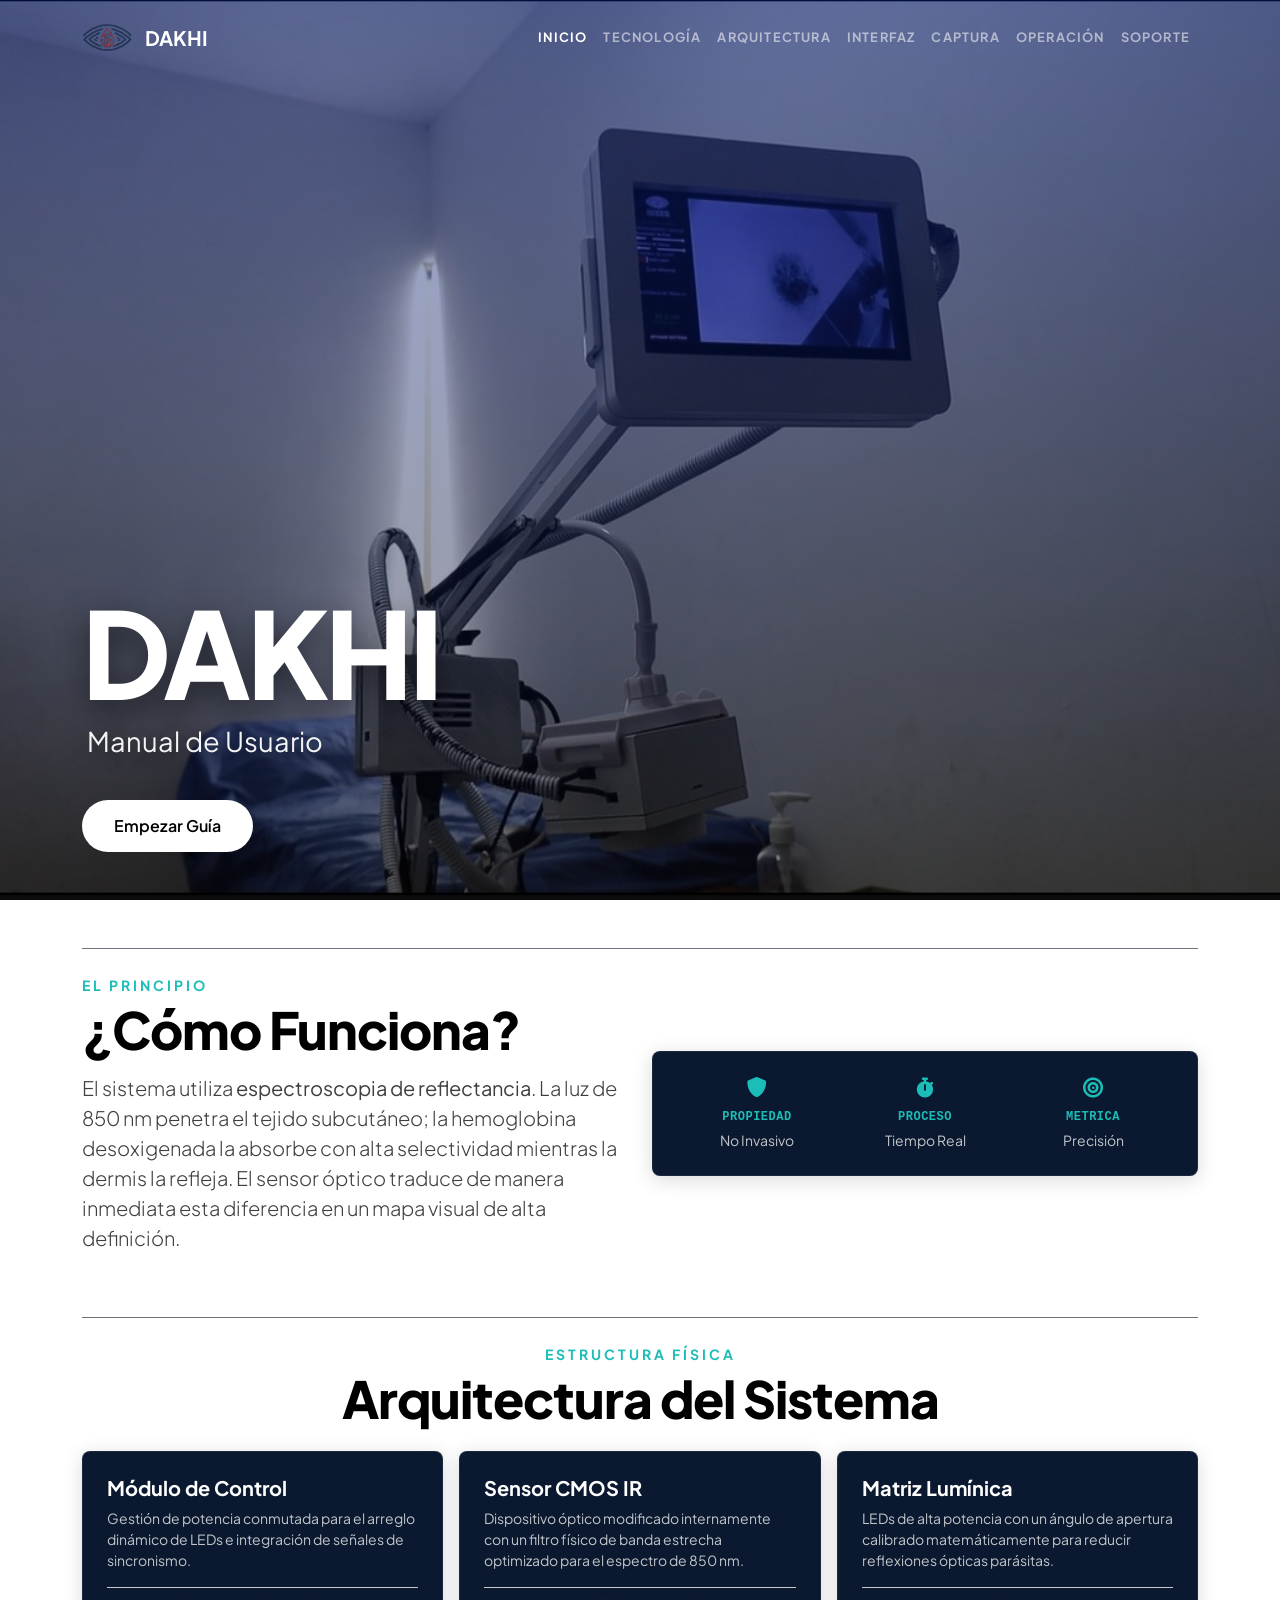
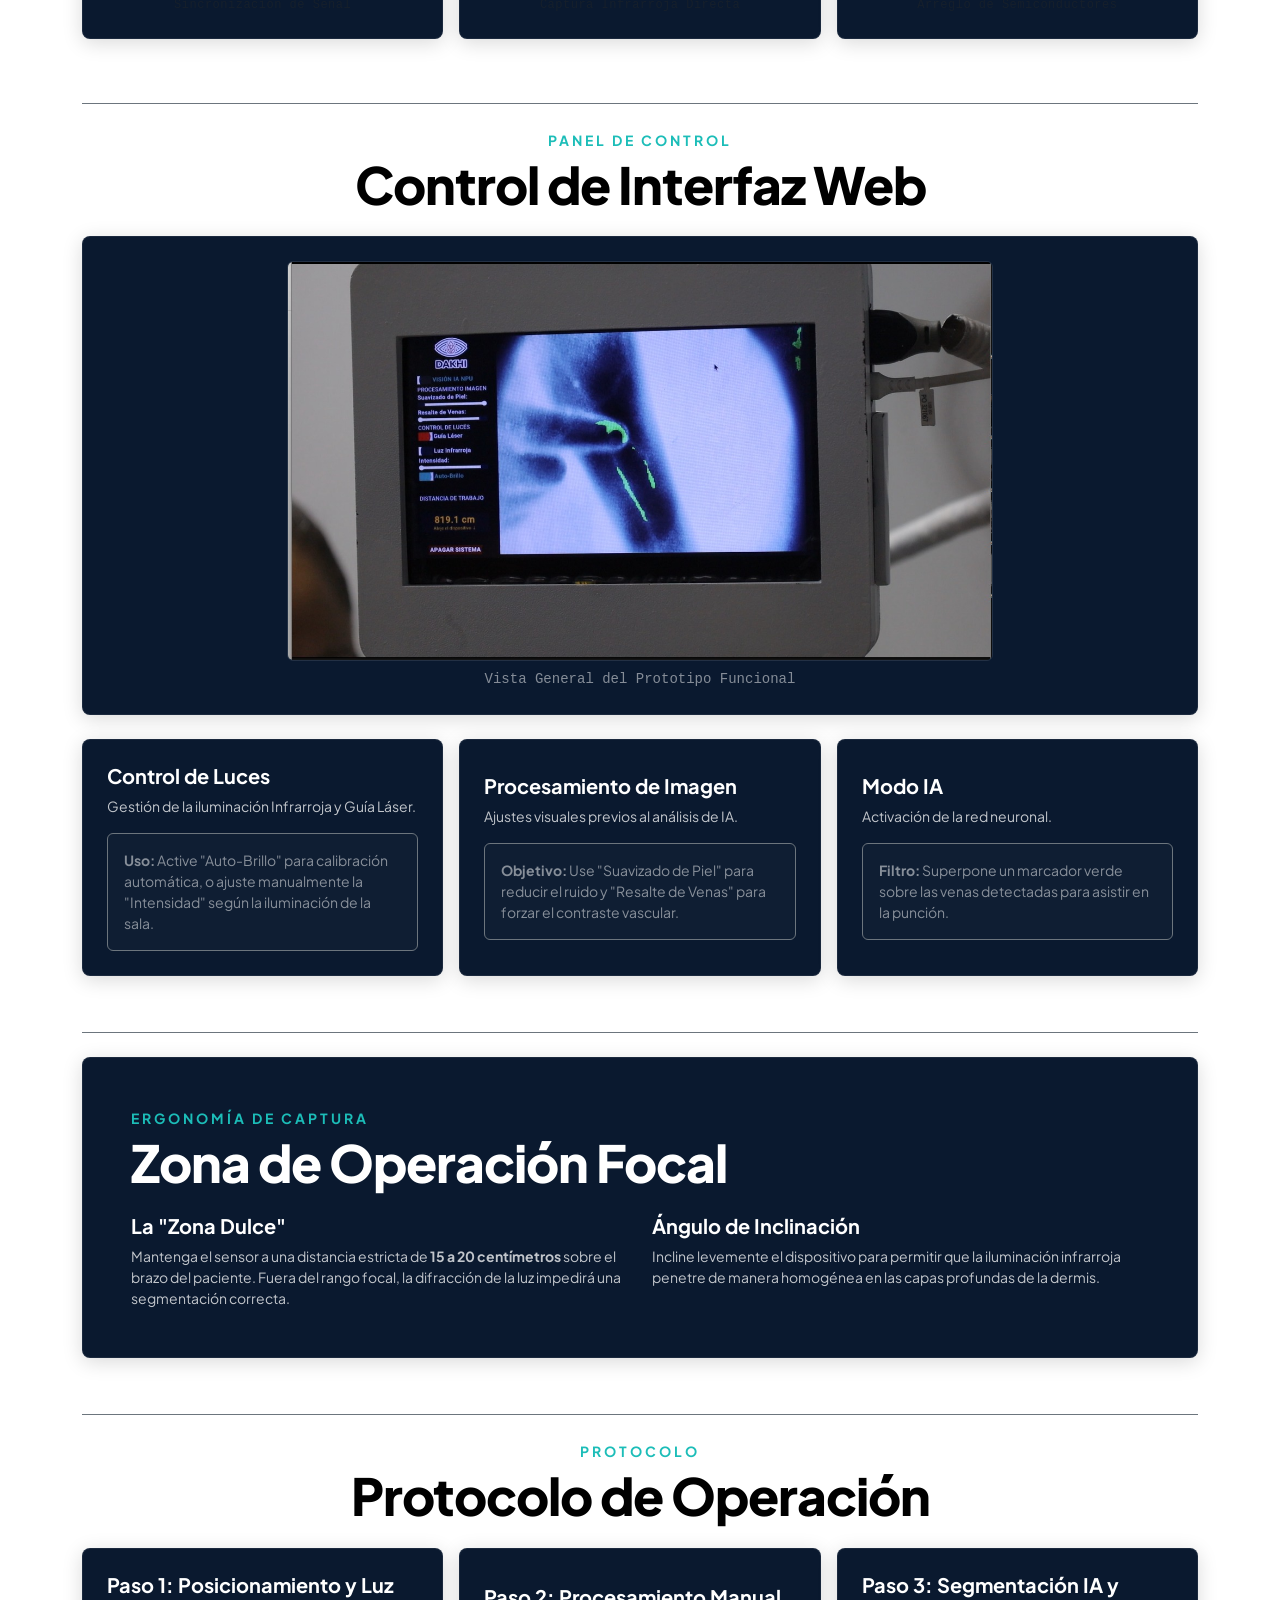
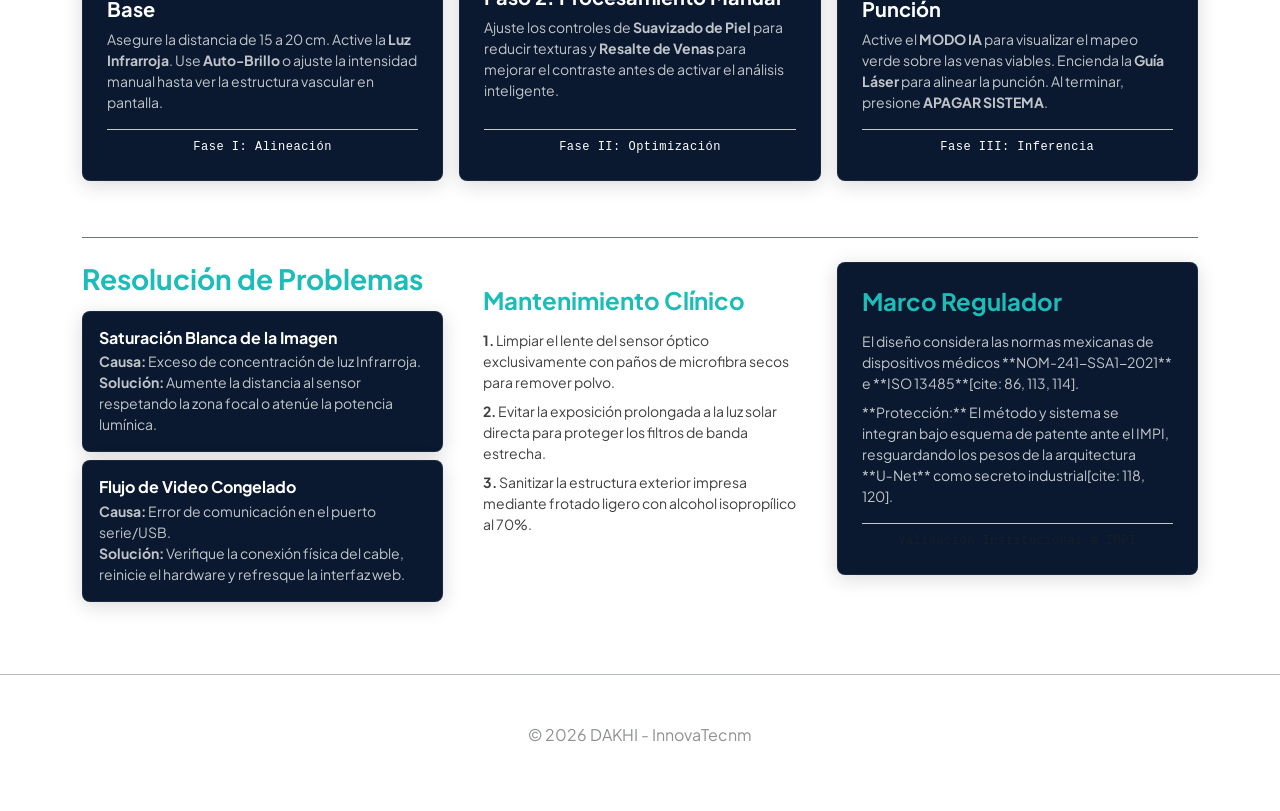
<file: index.html>
<!DOCTYPE html>
<html lang="es">
<head>
    <meta charset="UTF-8">
    <meta name="viewport" content="width=device-width, initial-scale=1.0">
    <title>DAKHI | Manual de Usuario Formal</title>
    <!-- Bootstrap 5 CSS -->
    <link href="https://cdn.jsdelivr.net/npm/bootstrap@5.3.0/dist/css/bootstrap.min.css" rel="stylesheet">
    <!-- Google Fonts: Inter (Estilo InfiniteYay) -->
    <link href="https://fonts.googleapis.com/css2?family=Inter:wght@300;400;600;800&display=swap" rel="stylesheet">
    <!-- Font Awesome -->
    <link rel="stylesheet" href="https://cdnjs.cloudflare.com/ajax/libs/font-awesome/6.0.0/css/all.min.css">
    <!-- Importación de Plus Jakarta Sans -->
    <link rel="preconnect" href="https://fonts.googleapis.com">
    <link rel="preconnect" href="https://fonts.gstatic.com" crossorigin>
    <link href="https://fonts.googleapis.com/css2?family=Plus+Jakarta+Sans:wght@300;400;700;800&display=swap" rel="stylesheet">
    <link rel="stylesheet" href="styles.css">
    <link rel="icon" type="image/svg+xml" href="Imagenes\logoSVG.svg">
</head>
<body data-bs-spy="scroll" data-bs-target="#navbar-dakhi" data-bs-offset="100">

    <!-- 
    NAVBAR TRANSPARENTE:
    - fixed-top: Posiciona la barra sobre el header (Hero).
    - bg-transparent: Elimina el color de fondo inicial.
    - navbar-dark: Ajusta los textos para que sean legibles sobre fondos oscuros.
    -->
    <nav id="navbar-dakhi" class="navbar navbar-expand-lg fixed-top bg-transparent navbar-dark">  <!-- navbar-dark: se genera el efecto de iluminacion -->
        <div class="container">
            <a class="navbar-brand fw-bold" href="dakhi.html"> <!-- la clase navbar-brand: Es la clase del "Logo" o "Marca" -->
                <img src="Imagenes\logoSVG.svg" 
                    alt="Logo DAKHI" 
                    width="50" 
                    height="30" 
                    class="d-inline-block align-center me-2 logo-brand">
                DAKHI
            </a>
            <button class="navbar-toggler border-0" type="button" data-bs-toggle="collapse" data-bs-target="#navbarNav">
                <span class="navbar-toggler-icon"></span>
            </button> 
            <div class="collapse navbar-collapse" id="navbarNav">
                <ul class="navbar-nav ms-auto text-uppercase small fw-bold">
                    <li class="nav-item"><a class="nav-link" href="#inicio">Inicio</a></li> 
                    <!-- navbar-link: Son enlaces de navegación estándar. Bootstrap diseñó la clase navbar-dark específicamente para que estos cambien de color al pasar el mouse, facilitando la navegación. -->
                    <li class="nav-item"><a class="nav-link" href="#tecnologia-funcionamiento">Tecnología</a></li>
                    <li class="nav-item"><a class="nav-link" href="#Arquitectura">Arquitectura</a></li>
                    <li class="nav-item"><a class="nav-link" href="#Interfaz">Interfaz</a></li>
                    <li class="nav-item"><a class="nav-link" href="#posicionamiento">Captura</a></li>
                    <li class="nav-item"><a class="nav-link" href="#procedimiento">Operación</a></li>
                    <li class="nav-item"><a class="nav-link" href="#soporte">Soporte</a></li>
                </ul>
            </div>
        </div>
    </nav>

        <!-- 
    SECCIÓN HERO: 
    - vh-100: Asegura que cubra el 100% de la altura de la pantalla.
    - d-flex y align-items-end: Empuja el contenido hacia la parte inferior.
    -->
    <header id="inicio" class="hero-section vh-100   d-flex align-items-end pb-5">
        <div class="container">
            <div class="row">
                <!-- 
                COLUMNA DE TEXTO:
                - text-start: Alineación a la izquierda estilo Opal.
                - col-lg-8: Evita que el texto sea demasiado ancho en pantallas grandes.
                -->
                <div class="col-lg-8 text-start">
                    
                    <!-- TÍTULO PRINCIPAL: Documentado en CSS como .hero-title -->
                    <h1 class="hero-title">DAKHI</h1>

                    <!-- 
                    SUBTÍTULO: 
                    Aquí se corrigió el interlineado (line-height) para evitar que el texto se corte.
                    -->
                    <p class="hero-subtitle">
                        Manual de Usuario <br> 
                    </p>

                    <!-- BOTÓN DE ACCIÓN -->
                    <div class="mt-4">
                        <a href="#procedimiento" class="btn btn-dakhi-opal">Empezar Guía</a>
                    </div>
                    
                </div>
            </div>
        </div>
    </header>

    <div class="container my-5">
        
        <!-- Sección Tecnología -->
        <section id="tecnologia-funcionamiento" class="mb-5 pt-4 pb-3 border-top border-secondary">
            <div class="container px-0">
                <div class="row align-items-center g-4">
                    <div class="col-lg-6">
                        <span class="text-accent-cyan text-uppercase tracking-wide small fw-bold">El Principio</span>
                        <h2 class="seccion-titulo text-black mt-1 mb-3">¿Cómo Funciona?</h2>
                        <p class="small text-black opacity-75 lead mb-0">
                            El sistema utiliza <strong>espectroscopia de reflectancia</strong>. La luz de 850 nm penetra el tejido subcutáneo; la hemoglobina desoxigenada la absorbe con alta selectividad mientras la dermis la refleja. El sensor óptico traduce de manera inmediata esta diferencia en un mapa visual de alta definición.
                        </p>
                    </div>
                    <div class="col-lg-6">
                        <div class="bento-card p-4 text-center">
                            <div class="row g-2">
                                
                                <div class="col-4">
                                    <div class="text-accent-cyan mb-2">
                                        <i class="fas fa-shield-alt fa-lg"></i>
                                    </div>
                                    <div class="bento-subtext text-accent-cyan fw-bold mb-1">PROPIEDAD</div>
                                    <p class="small m-0 text-white opacity-75">No Invasivo</p>
                                </div>
                                
                                <div class="col-4">
                                    <div class="text-accent-cyan mb-2">
                                        <i class="fas fa-stopwatch fa-lg"></i>
                                    </div>
                                    <div class="bento-subtext text-accent-cyan fw-bold mb-1">PROCESO</div>
                                    <p class="small m-0 text-white opacity-75">Tiempo Real</p>
                                </div>
                                
                                <div class="col-4">
                                    <div class="text-accent-cyan mb-2">
                                        <i class="fas fa-bullseye fa-lg"></i>
                                    </div>
                                    <div class="bento-subtext text-accent-cyan fw-bold mb-1">METRICA</div>
                                    <p class="small m-0 text-white opacity-75">Precisión</p>
                                </div>

                            </div>
                        </div>
                    </div>
                </div>
            </div>
        </section>

        <section id="Arquitectura" class="mb-5 pt-4 pb-3 border-top border-secondary">
            <div class="container px-0">
                <div class="text-center mb-4">
                    <span class="text-accent-cyan text-uppercase tracking-wide small fw-bold">Estructura Física</span>
                    <h2 class="seccion-titulo text-black mt-1 mb-2">Arquitectura del Sistema</h2>
                </div>
                <div class="row g-3">
                    <div class="col-md-4">
                        <div class="bento-card p-4 h-100 d-flex flex-column justify-content-between">
                            <div class="bento-content-wrapper">
                                <h5 class="fw-bold text-white mb-2">Módulo de Control</h5>
                                <p class="small text-white opacity-75 mb-0">Gestión de potencia conmutada para el arreglo dinámico de LEDs e integración de señales de sincronismo.</p>
                            </div>
                            <div class="bento-footer border-top border-secondary-subtle pt-2 mt-3">
                                <span class="bento-subtext opacity-50">Sincronización de Señal</span>
                            </div>
                        </div>
                    </div>
                    <div class="col-md-4">
                        <div class="bento-card p-4 h-100 d-flex flex-column justify-content-between">
                            <div class="bento-content-wrapper">
                                <h5 class="fw-bold text-white mb-2">Sensor CMOS IR</h5>
                                <p class="small text-white opacity-75 mb-0">Dispositivo óptico modificado internamente con un filtro físico de banda estrecha optimizado para el espectro de 850 nm.</p>
                            </div>
                            <div class="bento-footer border-top border-secondary-subtle pt-2 mt-3">
                                <span class="bento-subtext opacity-50">Captura Infrarroja Directa</span>
                            </div>
                        </div>
                    </div>
                    <div class="col-md-4">
                        <div class="bento-card p-4 h-100 d-flex flex-column justify-content-between">
                            <div class="bento-content-wrapper">
                                <h5 class="fw-bold text-white mb-2">Matriz Lumínica</h5>
                                <p class="small text-white opacity-75 mb-0">LEDs de alta potencia con un ángulo de apertura calibrado matemáticamente para reducir reflexiones ópticas parásitas.</p>
                            </div>
                            <div class="bento-footer border-top border-secondary-subtle pt-2 mt-3">
                                <span class="bento-subtext opacity-50">Arreglo de Semiconductores</span>
                            </div>
                        </div>
                    </div>
                </div>
            </div>
        </section>

        <section id="Interfaz" class="mb-5 pt-4 pb-2 border-top border-secondary">
            <div class="container px-0">
                <div class="text-center mb-4">
                    <span class="text-accent-cyan text-uppercase tracking-wide small fw-bold">Panel de Control</span>
                    <h2 class="seccion-titulo text-black mt-1 mb-2">Control de Interfaz Web</h2>
                </div>

                <div class="row mb-4">
                    <div class="col-12">
                        <div class="bento-card prototype-container p-4 d-flex align-items-center justify-content-center text-center">
                            <div class="prototype-placeholder">
                                <img src="Imagenes\dakhi-inter.jpeg" alt="Prototipo DAKHI" class="img-fluid rounded prototype-img mb-2">
                                <p class="small text-white opacity-50 m-0 font-monospace">Vista General del Prototipo Funcional</p>
                            </div>
                        </div>
                    </div>
                </div>

                <div class="row g-3">
                    <div class="col-md-4">
                        <div class="bento-card p-4 h-100 d-flex flex-column justify-content-between">
                            <div class="bento-content-wrapper">
                                <h5 class="fw-bold text-white mb-2">Control de Luces</h5>
                                <p class="small text-white opacity-75 mb-3">Gestión de la iluminación Infrarroja y Guía Láser.</p>
                                <div class="alert bg-deep-bg border-secondary small m-0 text-white-50">
                                    <strong>Uso:</strong> Active "Auto-Brillo" para calibración automática, o ajuste manualmente la "Intensidad" según la iluminación de la sala.
                                </div>
                            </div>
                        </div>
                    </div>
                    <div class="col-md-4">
                        <div class="bento-card p-4 h-100 d-flex flex-column justify-content-between">
                            <div class="bento-content-wrapper">
                                <h5 class="fw-bold text-white mb-2">Procesamiento de Imagen</h5>
                                <p class="small text-white opacity-75 mb-3">Ajustes visuales previos al análisis de IA.</p>
                                <div class="alert bg-deep-bg border-secondary small m-0 text-white-50">
                                    <strong>Objetivo:</strong> Use "Suavizado de Piel" para reducir el ruido y "Resalte de Venas" para forzar el contraste vascular.
                                </div>
                            </div>
                        </div>
                    </div>
                    <div class="col-md-4">
                        <div class="bento-card p-4 h-100 d-flex flex-column justify-content-between">
                            <div class="bento-content-wrapper">
                                <h5 class="fw-bold text-white mb-2">Modo IA</h5>
                                <p class="small text-white opacity-75 mb-3">Activación de la red neuronal.</p>
                                <div class="alert bg-deep-bg border-secondary small m-0 text-white-50">
                                    <strong>Filtro:</strong> Superpone un marcador verde sobre las venas detectadas para asistir en la punción.
                                </div>
                            </div>
                        </div>
                    </div>
                </div>
            </div>
        </section>

        <section id="posicionamiento" class="mb-5 pt-4 pb-2 border-top border-secondary">
            <div class="container px-0">
                <div class="bento-card p-4 p-md-5">
                    <div class="row align-items-center g-4">
                        <div class="col-md-12">
                            <span class="text-accent-cyan text-uppercase tracking-wide small fw-bold">Ergonomía de Captura</span>
                            <h2 class="seccion-titulo text-white mt-1 mb-4">Zona de Operación Focal</h2>
                            
                            <div class="row g-4">
                                <div class="col-md-6">
                                    <h5 class="fw-bold text-white mb-2">La "Zona Dulce"</h5>
                                    <p class="small text-white opacity-75 mb-0">Mantenga el sensor a una distancia estricta de <strong>15 a 20 centímetros</strong> sobre el brazo del paciente. Fuera del rango focal, la difracción de la luz impedirá una segmentación correcta.</p>
                                </div>
                                <div class="col-md-6">
                                    <h5 class="fw-bold text-white mb-2">Ángulo de Inclinación</h5>
                                    <p class="small text-white opacity-75 mb-0">Incline levemente el dispositivo para permitir que la iluminación infrarroja penetre de manera homogénea en las capas profundas de la dermis.</p>
                                </div>
                            </div>
                        </div>
                    </div>
                </div>
            </div>
        </section>

        <section id="procedimiento" class="mb-5 pt-4 pb-2 border-top border-secondary">
            <div class="container px-0">
                <div class="text-center mb-4">
                    <span class="text-accent-cyan text-uppercase tracking-wide small fw-bold">Protocolo</span>
                    <h2 class="seccion-titulo text-black mt-1 mb-2">Protocolo de Operación</h2>
                </div>
                <div class="row justify-content-center">
                    <div class="col-lg-12">
                        <div class="row g-3">
                            <div class="col-md-4">
                                <div class="bento-card p-4 h-100 d-flex flex-column justify-content-between">
                                    <div class="bento-content-wrapper">
                                        <h5 class="fw-bold text-white mb-2">Paso 1: Posicionamiento y Luz Base</h5>
                                        <p class="small text-white opacity-75 mb-0">Asegure la distancia de 15 a 20 cm. Active la <strong>Luz Infrarroja</strong>. Use <strong>Auto-Brillo</strong> o ajuste la intensidad manual hasta ver la estructura vascular en pantalla.</p>
                                    </div>
                                    <div class="bento-footer border-top border-secondary-subtle pt-2 mt-3">
                                        <span class="bento-subtext text-white opacity-40">Fase I: Alineación</span>
                                    </div>
                                </div>
                            </div>
                            <div class="col-md-4">
                                <div class="bento-card p-4 h-100 d-flex flex-column justify-content-between">
                                    <div class="bento-content-wrapper">
                                        <h5 class="fw-bold text-white mb-2">Paso 2: Procesamiento Manual</h5>
                                        <p class="small text-white opacity-75 mb-0">Ajuste los controles de <strong>Suavizado de Piel</strong> para reducir texturas y <strong>Resalte de Venas</strong> para mejorar el contraste antes de activar el análisis inteligente.</p>
                                    </div>
                                    <div class="bento-footer border-top border-secondary-subtle pt-2 mt-3">
                                        <span class="bento-subtext text-white opacity-40">Fase II: Optimización</span>
                                    </div>
                                </div>
                            </div>
                            <div class="col-md-4">
                                <div class="bento-card p-4 h-100 d-flex flex-column justify-content-between">
                                    <div class="bento-content-wrapper">
                                        <h5 class="fw-bold text-white mb-2">Paso 3: Segmentación IA y Punción</h5>
                                        <p class="small text-white opacity-75 mb-0">Active el <strong>MODO IA</strong> para visualizar el mapeo verde sobre las venas viables. Encienda la <strong>Guía Láser</strong> para alinear la punción. Al terminar, presione <strong>APAGAR SISTEMA</strong>.</p>
                                    </div>
                                    <div class="bento-footer border-top border-secondary-subtle pt-2 mt-3">
                                        <span class="bento-subtext text-white opacity-40">Fase III: Inferencia</span>
                                    </div>
                                </div>
                            </div>
                        </div>
                    </div>
                </div>
        </section>

        <section id="soporte" class="mb-5 pt-4 pb-4 border-top border-secondary">
            <div class="container px-0">
                <div class="row g-3 align-items-start">
                    
                    <div class="col-lg-4">
                        <h3 class="text-accent-cyan fw-bold mb-3">Resolución de Problemas</h3>
                        
                        <div class="bento-card p-3 mb-2">
                            <h6 class="fw-bold text-white mb-1">Saturación Blanca de la Imagen</h6>
                            <p class="small text-white opacity-75 mb-0">
                                <strong>Causa:</strong> Exceso de concentración de luz Infrarroja.<br>
                                <strong>Solución:</strong> Aumente la distancia al sensor respetando la zona focal o atenúe la potencia lumínica.
                            </p>
                        </div>

                        <div class="bento-card p-3">
                            <h6 class="fw-bold text-white mb-1">Flujo de Video Congelado</h6>
                            <p class="small text-white opacity-75 mb-0">
                                <strong>Causa:</strong> Error de comunicación en el puerto serie/USB.<br>
                                <strong>Solución:</strong> Verifique la conexión física del cable, reinicie el hardware y refresque la interfaz web.
                            </p>
                        </div>
                    </div>

                    <div class="col-lg-4">
                        <div class="maintenance-box p-3 p-md-4 h-100">
                            <h4 class="text-accent-cyan fw-bold mb-3">Mantenimiento Clínico</h4>
                            <ul class="list-unstyled mb-0 small text-black opacity-75">
                                <li class="mb-2"><strong>1.</strong> Limpiar el lente del sensor óptico exclusivamente con paños de microfibra secos para remover polvo.</li>
                                <li class="mb-2"><strong>2.</strong> Evitar la exposición prolongada a la luz solar directa para proteger los filtros de banda estrecha.</li>
                                <li><strong>3.</strong> Sanitizar la estructura exterior impresa mediante frotado ligero con alcohol isopropílico al 70%.</li>
                            </ul>
                        </div>
                    </div>

                    <div class="col-lg-4">
                        <div class="bento-card p-4 h-100 d-flex flex-column justify-content-between">
                            <div class="bento-content-wrapper">
                                <h4 class="text-accent-cyan fw-bold mb-3">Marco Regulador</h4>
                                <p class="small text-white opacity-75 mb-2">
                                    El diseño considera las normas mexicanas de dispositivos médicos **NOM-241-SSA1-2021** e **ISO 13485**[cite: 86, 113, 114].
                                </p>
                                <p class="small text-white opacity-75 mb-0">
                                    **Protección:** El método y sistema se integran bajo esquema de patente ante el IMPI, resguardando los pesos de la arquitectura **U‑Net** como secreto industrial[cite: 118, 120].
                                </p>
                            </div>
                            <div class="bento-footer border-top border-secondary-subtle pt-2 mt-3">
                                <span class="bento-subtext opacity-50">Validación Institucional e IMPI</span>
                            </div>
                        </div>
                    </div>

                </div>
            </div>
        </section>  

        
    </div>

    <footer class="text-center py-5 opacity-50 border-top border-secondary">
        <p>&copy; 2026 DAKHI - InnovaTecnm</p>
    </footer>

    <!-- Bootstrap JS -->
    <script src="https://cdn.jsdelivr.net/npm/bootstrap@5.3.0/dist/js/bootstrap.bundle.min.js"></script>
    <script src="script.js"></script>
</body>
</html>
</file>
<file: styles.css>
/* ---------------------------------------------------
    ESTILOS EXCLUSIVOS PARA GUIA 
   --------------------------------------------------- */

body {
    font-family: 'Plus Jakarta Sans', Arial, sans-serif;
}

:root {
    --primary-red: #e03b35;  /* Color para alertas y seguridad */
    --accent-cyan: #1CBDB8;  /* Color de acento tecnológico */
    --dark-blue: #17426d;    /* Azul para contenedores secundarios */
    --deep-bg: #0a192f;      /* Azul profundo para el fondo principal */
    --light-gray: #e2e8f0;   /* Gris claro para textos secundarios */
    --white: #ffffff;
}

/* 2. CONFIGURACIÓN DEL NAVBAR (TRANSPARENCIA INICIAL) */
.navbar {
    /* Transición suave para cuando se aplica el fondo al hacer scroll */
    transition: background-color 0.4s ease, backdrop-filter 0.4s ease, padding 0.4s ease;
    padding-top: 1.1rem; 
    padding-bottom: 0.8rem;

    z-index: 1000; /* Asegura que esté siempre por encima del Hero */
}

/* 
    Clase activada mediante JavaScript al hacer scroll.
    Proporciona legibilidad sobre el contenido blanco del resto de la página.
*/
/* 
    ESTADO DEL NAVBAR CON DIFUMINADO 
    Sustituye tu .navbar.scrolled anterior por este código.
*/
.navbar.scrolled {
    /* Color de fondo sólido (el mismo de tu --deep-bg) */
    background-color: var(--deep-bg) !important; 
    
    /* Efecto de vidrio para la parte superior */
    backdrop-filter: blur(12px); 
    
    /* 
        
        GRADIENTE DE MÁSCARA:
        - 'black 60%': Indica que hasta el 60% de la altura de la barra, el color es 100% sólido.
        - 'transparent 100%': Indica el punto final donde desaparece por completo.
    */
    -webkit-mask-image: linear-gradient(to bottom, black 85%, transparent 100%);
    mask-image: linear-gradient(to bottom, black 93%, transparent 100%);

    /* Eliminamos bordes para que no se note el corte */
    border-bottom: none;
    padding-top: 1.1rem;
    padding-bottom: 0.8rem;
    transition: all 0.5s ease-in-out;
}


/* 3. SECCIÓN HERO (FONDO PANTALLA COMPLETA) */
.hero-section {
    /* 
        Capa de degradado negro (0.4 de opacidad) sobre la imagen.
        Esto permite que el texto blanco sea legible sin importar la foto.
    */
    background: linear-gradient(rgba(2, 32, 151, 0.4), rgba(0, 0, 0, 0.4)), 
                url('Imagenes/dakhi-prototipo.jpeg') no-repeat center center;
    background-size: cover;
    background-attachment: fixed; /* Mantiene la imagen estática al bajar */
    
    /* 
        CONTROL DE POSICIÓN DEL TÍTULO:
        Al aumentar este padding, empujas el texto hacia arriba desde la base.
    */
    padding-bottom: 15rem; 
    border: none;
    overflow: hidden;
}

/* 4. ESTILOS DE TIPOGRAFÍA (TÍTULO Y SUBTÍTULO) */
.hero-title {
    /* clamp() hace que el texto sea responsivo: min 4rem, ideal 12vw, max 7.5rem */
    font-size: clamp(4rem, 12vw, 7.5rem);
    font-weight: 800;
    color: var(--white);
    letter-spacing: -4px; /* Estilo compacto tipo Opal */
    line-height: 0.85;     /* Interlineado ajustado */
    margin-bottom: 15px;
    padding-bottom: 5px;   /* Evita que se corten los trazos bajos de las letras */
    
    /* Sombra proyectada para resaltar el texto del fondo */
    text-shadow: 0 10px 30px rgba(0, 0, 0, 0.5);
}

.hero-subtitle {
    font-size: clamp(1.1rem, 2.5vw, 1.7rem);
    font-weight: 400;
    line-height: 1.4; /* Espaciado suficiente para evitar que el texto se pise */
    color: rgba(255, 255, 255, 0.95);
    max-width: 580px;  /* Limita el ancho para mantener una lectura cómoda */
    padding-left: 5px;
    text-shadow: 0 5px 15px rgba(0, 0, 0, 0.5);
}

/* 5. BOTÓN PRINCIPAL (ESTILO MINIMALISTA) */
.btn-dakhi-opal {
    background-color: var(--white);
    color: #000000 !important;
    border-radius: 50px; /* Bordes totalmente redondeados */
    padding: 14px 32px;
    font-weight: 600;
    text-decoration: none;
    display: inline-block;
    transition: all 0.3s ease;
    border: none;
    margin-top: 1rem;
}

.btn-dakhi-opal:hover {
    background-color: var(--accent-cyan);
    color: var(--white) !important;
    transform: translateY(-3px); /* Levanta el botón ligeramente */
    box-shadow: 0 10px 25px rgba(28, 189, 184, 0.3);
}


/* IGUALAR EL EFECTO HOVER DE LA MARCA CON EL MENÚ
    - Aplicamos el cambio de color a .navbar-brand para que se comporte
    igual que los .nav-link.
*/
.navbar-brand:hover {
    /* Usamos el mismo color de acento que los demás elementos */
    color: rgb(198, 233, 255) !important; 
    /* Mantenemos la transición suave para que no sea un cambio brusco */
    transition: color 0.3s ease;
}

/* TAMAÑO DE LOS ENLACES DEL MENÚ
    - .navbar-nav .nav-link: Apunta específicamente a los textos del menú. */
.navbar-nav .nav-link {
    /* Mínimo 0.9rem, ideal 1vw de la pantalla, máximo 1.2rem */
    font-size: clamp(0.7rem, 1vw, 0.9rem) !important;/* Tamaño letras  */
    letter-spacing: 1.2px;         /* Espaciado entre letras para legibilidad */
    text-transform: uppercase;   /* Mantiene las mayúsculas */
}


.navbar-brand {
    display: flex !important; /* display: flex: Convierte el enlace en un contenedor flexible. */
    align-items: center !important; /* align-items: center: Alinea verticalmente todos los hijos al centro real. */
    gap: 5px; /* Espacio logo y texto */
    transition: transform 0.3s ease, color 0.3s ease;
}


.logo-brand {
    transition: transform 0.3s ease, filter 0.3s ease;
    object-fit: contain;  /* object-fit: contain: Asegura que la imagen no se deforme. */
    display: block;
}

/* 
    EFECTO AL PASAR EL MOUSE
*/
.navbar-brand:hover .logo-brand {
    transform: scale(1.1); /* Hace que el logo crezca un poco más que el texto */
    /* Si quiere que la imagen cambie de tono se puede usar filtros:
        filter: brightness(0) saturate(100%) invert(20%) sepia(90%) ... 
    */
}

/* 
    ESTADO INICIAL DEL LOGO 
    Asegura que el logo sea blanco o tenga su color original al inicio.
*/
.logo-brand {
    transition: filter 0.4s ease, transform 0.3s ease;
}

/* 
    CAMBIO DE COLOR AL HACER SCROLL
    Cuando el navbar tiene la clase .scrolled, aplicamos un filtro al logo.
*/
.navbar.scrolled .logo-brand {
    /* 
        EJEMPLO: Convertir a Cian (#1CBDB8) usando filtros.
        Si tu logo es blanco originalmente, este filtro lo teñirá.
    */
    filter: brightness(0) invert(1);
}

section[id] {
    scroll-margin-top: 18vh; /* Frena el scroll dejando un 12% de la altura de la pantalla libre *
    scroll-behavior: smooth; /* Hace que el salto de sección sea fluido y elegante */
}
/* =========================================
    SOPORTE DE ALINEACIÓN BENTO PARA DAKHI
   ========================================= */

/* Estructura base unificada de tarjetas */
.bento-card {
    background: #0a192f !important; /* Forzamos el fondo ultra oscuro de la captura de inspiración */
    border: 1px solid rgba(255, 255, 255, 0.07) !important;
    border-radius: 8px !important;
}

/* Envoltura Flex para forzar el estiramiento interno y eliminar espacios muertos */
.bento-content-wrapper {
    flex-grow: 1;
    display: flex;
    flex-direction: column;
    justify-content: center;
}

/* Ajustes de Alertas dentro de tarjetas Bento */
.bg-deep-bg {
    background: rgba(255, 255, 255, 0.02) !important;
}

/* Monospace para los subtextos técnicos inferiores */
.bento-subtext {
    font-size: 0.72rem;
    font-family: monospace, Arial, sans-serif;
    letter-spacing: 0.5px;
}


/* ---------------------------------------------------
    ESTILOS PARA DAKHI.HTML 
   --------------------------------------------------- */

/* 
    ESTILOS PARA LA PRESENTACIÓN CENTRADA 
*/

/* Contenedor del logo para darle un efecto de brillo sutil */
.logo-presentacion {
    max-width: 150px; /* Tamaño controlado para no romper el centro visual */
    height: auto;
    margin: 0 auto;
    display: block;
    filter: brightness(0) invert(1); /* Mantiene el logo blanco como pediste anteriormente */
}


/* Ajuste del Eslogan para la presentación */
.hero-eslogan {
    font-size: clamp(1.2rem, 3vw, 2rem);
    font-weight: 300;
    letter-spacing: 2px;
    color: var(--light-gray);
    text-transform: uppercase;
    opacity: 0.9;
}

/* 
    ESPECIFICIDAD PARA LA PRESENTACIÓN
    Al combinar ambas clases, estas reglas ganan sobre las originales.
*/
.hero-section.hero-presentation {
    padding-bottom: 0 !important; /* Anula el padding del manual para centrar real */
    display: flex !important; 
    align-items: center !important;
    justify-content: center !important;
    text-align: center !important;
}

/* 
    Asegúrate de que el fondo sea el correcto. 
    Si quieres una imagen distinta para la presentación, cámbiala aquí:
*/
.hero-presentation {
    background: linear-gradient(#0a192f, rgba(10, 25, 47, 0.8)), 
                url('Imagenes\dakhi-prototipo.jpeg') no-repeat center center !important;
    background-size: cover !important;
}

/* 
    
*/
.hero-presentation .hero-title-dakhi {
    /* 1. TIPOGRAFÍA Y PESO */
    font-size: clamp(5rem, 15vw, 10rem); /* Tamaño masivo y responsivo */
    font-weight: 900;
    text-transform: uppercase;
    line-height: 0.8; /* Interlineado muy cerrado para look compacto */
    
    /* 2. ESPACIADO EDITORIAL (Tracking) */
    letter-spacing: -1px; /* Letras muy juntas, estilo moderno */
    
    /* 3. COLOR Y MEZCLA */
    color: var(--white);
    opacity: 0.95;
    
    /* 4. EFECTO DE CAPAS (Opcional) */
    /* Este efecto hace que el título se sienta integrado con el fondo 
    mix-blend-mode: overlay; */
    
    /* 5. ANIMACIÓN SUTIL */
    transition: all 0.6s cubic-bezier(0.16, 1, 0.3, 1);
}

/* 
    SUBTÍTULO / ESLOGAN CON ESTILO DE "BAJADA" EDITORIAL
*/
.hero-presentation .hero-eslogan {
    font-size: clamp(1rem, 2vw, 1.4rem);
    font-weight: 300;
    text-transform: uppercase;
    letter-spacing: 12px; /* Espaciado muy amplio para contrastar con el título */
    color: var(--accent-cyan);
    margin-top: 20px;
    opacity: 0.8;
    border-top: 1px solid rgba(255, 255, 255, 0.2); /* Línea divisoria elegante */
    padding-top: 15px; /* Espacio entre la línea y el texto del eslogan */
    display: inline-block;
}

/* 
    LOGO COMPLEMENTARIO 
*/
.hero-presentation .logo-presentacion {
    margin-top: 10px;
    max-width: 120px;
    filter: brightness(0) invert(1); /* Logo en blanco puro */
    opacity: 0.6;
    transition: opacity 0.3s ease;
}

.hero-presentation:hover .logo-presentacion {
    opacity: 1; /* El logo cobra vida al interactuar con la sección */
}


/* =========================================
    ESTILOS: CONTEXTO CLÍNICO (DAKHI.HTML)
   ========================================= */

/* Tipografía de títulos de sección */
.seccion-titulo {
    font-family: 'Plus Jakarta Sans', Arial, sans-serif;
    font-size: clamp(2.5rem, 4vw, 3.5rem);
    font-weight: 800;
    line-height: 1.1;
    letter-spacing: -1px;
}

/* Subtítulos pequeños arriba de los títulos (Ej: "El Desafío") */
.tracking-wide {
    letter-spacing: 3px;
}

/* TARJETAS DE ESTADÍSTICAS (Estilo Glassmorphism)
    - background: Fondo semi-transparente muy oscuro.
    - backdrop-filter: Difumina ligeramente lo que haya detrás (si usas imagen de fondo).
    - border: Un borde súper fino y transparente para dar relieve.
*/
.stat-card {
    background: rgba(255, 255, 255, 0.03);
    border: 1px solid rgba(255, 255, 255, 0.05);
    border-radius: 16px;
    transition: transform 0.3s ease, border-color 0.3s ease;
    backdrop-filter: blur(10px);
    -webkit-backdrop-filter: blur(10px);
}

.stat-card:hover {
    transform: translateY(-5px);
    border-color: rgba(28, 189, 184, 0.3); /* Brillo cian en el borde al pasar el mouse */
}

/* Números Gigantes de las estadísticas */
.stat-number {
    font-family: 'Plus Jakarta Sans', Arial, sans-serif;
    font-size: clamp(3rem, 5vw, 4.5rem);
    font-weight: 900;
    letter-spacing: -2px;
}

/* Color Cian (Por si no tienes la clase de utilidad text-accent-cyan) */
.text-accent-cyan {
    color: var(--accent-cyan, #1CBDB8) !important;
}

/* CAJA DE IMPACTO CLÍNICO (Callout) 
    Usa un fondo rojo extremadamente sutil con una línea lateral
    para indicar que es información crítica o de riesgo.
*/
    .impacto-clinico-box {
        background: rgba(130, 29, 39, 0.267); /* Rojo muy transparente */
        border-left: 3px solid #dc3545;      /* Línea indicadora roja */
        border-radius: 0 8px 8px 0;
    }

    /* ETIQUETAS MÉDICAS (Badges) 
        Transforma los términos en "píldoras" visuales para lectura rápida.
    */
    .badge-riesgo {
        background: rgba(220, 53, 69, 0.15);
        color: #ff6b6b; /* Un rojo claro que contraste bien en fondos oscuros */
        border: 1px solid rgba(220, 53, 69, 0.3);
        padding: 8px 12px;
        font-weight: 500;
        font-size: 0.85rem;
        letter-spacing: 0.5px;
        border-radius: 6px;
    }

    /* SECCIÓN CON FONDO DINÁMICO */
    .contexto-clinico-section {
        position: relative;
        width: 100%; 
        /*  min-height: 100vh; Ocupa al menos toda la altura de la pantalla */
        display: flex;
        align-items: center;
        
        /* Imagen base */
        background-image: url('Imagenes/accesovascularR.jpg'); 
        background-size: cover; 
        background-position: center;
        background-repeat: no-repeat;
        background-attachment: fixed; /* Efecto de desplazamiento elegante */
        
        transition: background-image 0.8s ease-in-out;
        overflow: hidden;

        z-index: 1; /*(donde se coloca el fondo)*/ 
    }

    /* CAPA OSCURA (OVERLAY)
        Asegura que el texto blanco sea siempre legible sobre las imágenes.
    */
    .contexto-clinico-section::before {
        content: "";
        position: absolute;
        top: 0; left: 0; width: 100%; height: 100%;
        background: rgba(10, 25, 47, 0.50); /* (x,x,x,opacidad)*/
        z-index: -1;
    }

    /* Cursor para indicar que se puede hacer clic */
    .clickable-bg {
        cursor: pointer;
        transition: all 0.3s ease;
    }

    .clickable-bg:hover {
        filter: brightness(1.2);
        transform: translateY(-2px);
    }

    /* =========================================
   ESTILOS: BENTO-GRID EDITORIAL (INSPIRADO)
   ========================================= */

/* Estructura de la tarjeta contenedora */

#tecnologia {
    background-color: hsl(0, 0%, 100%); /* Un tono más oscuro que las tarjetas para generar contraste */
    position: relative;
    width: 100%;
}
.bento-card {
    background: #0a192f; /* Fondo ultra oscuro idéntico a la imagen */
    border: 1px solid rgba(255, 255, 255, 0.07);
    border-radius: 12px;
    box-shadow: 0 4px 20px rgba(0, 0, 0, 0.15);
    display: flex;
    flex-direction: column;
    justify-content: space-between;
    height: 100%;
}

/* Título Gigante de la primera columna (Estilo MVF) */
.bento-giant-title {
    font-family: 'Plus Jakarta Sans', Arial, sans-serif;
    font-size: clamp(3.5rem, 6vw, 5rem);
    font-weight: 800;
    letter-spacing: -3px;
    color: #ffffff;
    line-height: 0.9;
}

/* Círculo de marca/identidad de la segunda columna (Estilo Context) */
.bento-icon-circle {
    width: 32px;
    height: 32px;
    background: transparent;
    border: 2px solid #ffffff;
    border-radius: 50%;
    display: inline-flex;
    align-items: center;
    justify-content: center;
    font-weight: 700;
    color: #ffffff;
    font-size: 0.9rem;
}

/* Subtextos de los pies de las tarjetas */
.bento-subtext {
    font-size: 0.75rem;
    font-family: monospace; /* Estilo código/técnico como la imagen */
    letter-spacing: 0.5px;
}

/* Indicadores de color para simular las comillas de la captura */
.quote-indicator {
    display: inline-block;
    width: 8px;
    height: 8px;
    border-radius: 2px;
    margin-right: 6px;
}
.indicator-pink   { background-color: #d63384; }
.indicator-yellow { background-color: #ffc107; }
.indicator-blue   { background-color: #0d6efd; }
.indicator-cyan   { background-color: #1cbdb8; }

/* Resaltados de palabras en el texto (Inline Highlights) */
.highlight-pink {
    color: #ff69b4;
    font-weight: 600;
}

.highlight-purple {
    color: #b19ffb;
    font-weight: 600;
}

/* El contenedor del texto crece proporcionalmente para ocupar el espacio central */
.bento-content-wrapper {
    flex-grow: 1;
    display: flex;
    flex-direction: column;
    justify-content: center; /* Centra el texto verticalmente dentro del espacio disponible */
}

/* Ajuste fino del título masivo para equilibrar la caja */
.bento-giant-title {
    margin-top: 5px;
    line-height: 0.85;
}



/* =========================================
   VARIANTE: ICONOS GRANDES CENTRADOS
   ========================================= */

/* Contenedor del icono grande */
.bento-icon-large {
    display: flex;
    align-items: center;
    justify-content: center;
    height: 60px; /* Altura fija para que los títulos queden alineados horizontalmente */
    width: 100%;
}

/* Forzar a la envoltura flex a centrar sus elementos secundarios en el eje horizontal */
.bento-card.text-center .bento-content-wrapper {
    align-items: center;
    text-align: center;
}

/* Asegura que la línea del footer ocupe todo el ancho interno a pesar del centrado */
.bento-card .bento-footer {
    width: 100%;
    display: flex;
    align-items: center;
    justify-content: center; /* Centra también los elementos del pie de página */
}

/* =========================================
   ESTILOS: SECCIÓN FUNCIONAMIENTO DAKHI
   ========================================= */

#funcionamiento {
    background-color: #1cafaf; /* Mantiene la consistencia de fondo oscuro */
}

/* Contenedor específico para la imagen del prototipo */
.prototype-container {
    background: #0d0f14;
    border: 1px solid rgba(255, 255, 255, 0.07);
    min-height: 250px;
}

/* Control responsivo de la imagen del prototipo para que no se deforme */
.prototype-img {
    max-height: 400px;
    object-fit: contain;
    width: auto;
    border: 1px solid rgba(255, 255, 255, 0.1);
}

/* Indicadores numéricos minimalistas inspirados en diseño técnico */
.step-number-badge {
    font-family: monospace;
    font-size: 0.85rem;
    font-weight: 700;
    color: #1cbdb8; /* Color cian de acento */
    background: rgba(28, 189, 184, 0.08);
    border: 1px solid rgba(28, 189, 184, 0.2);
    padding: 2px 6px;
    border-radius: 4px;
}

/* Resaltado de palabras clave del proceso */
.highlight-cyan {
    color: #1cbdb8;
    font-weight: 600;
}

/* =========================================
   ESTILOS: ENLACE EDITORIAL (INFOGRAFÍA)
   ========================================= */

.infografia-link-wrapper {
    border-top: 1px dashed rgba(255, 255, 255, 0.07); /* Línea punteada muy sutil para separar */
    display: inline-block;
    width: 100%;
}

.tech-link-editorial {
    color: var(--deep-bg, #1cbdb8);
    font-family: 'Plus Jakarta Sans', Arial, sans-serif;
    font-size: 0.9rem;
    font-weight: 700;
    text-decoration: none;
    letter-spacing: 0.3px;
    transition: all 0.3s ease;
    display: inline-flex;
    align-items: center;
}

/* Efecto Hover: Línea sutil abajo y cambio de opacidad */
.tech-link-editorial:hover {
    color: #ffffff;
    opacity: 0.9;
}

.tech-link-editorial i {
    transition: transform 0.3s ease;
}

/* Pequeña animación para el icono de salida al pasar el cursor */
.tech-link-editorial:hover i {
    transform: translate(2px, -2px);
}
</file>
